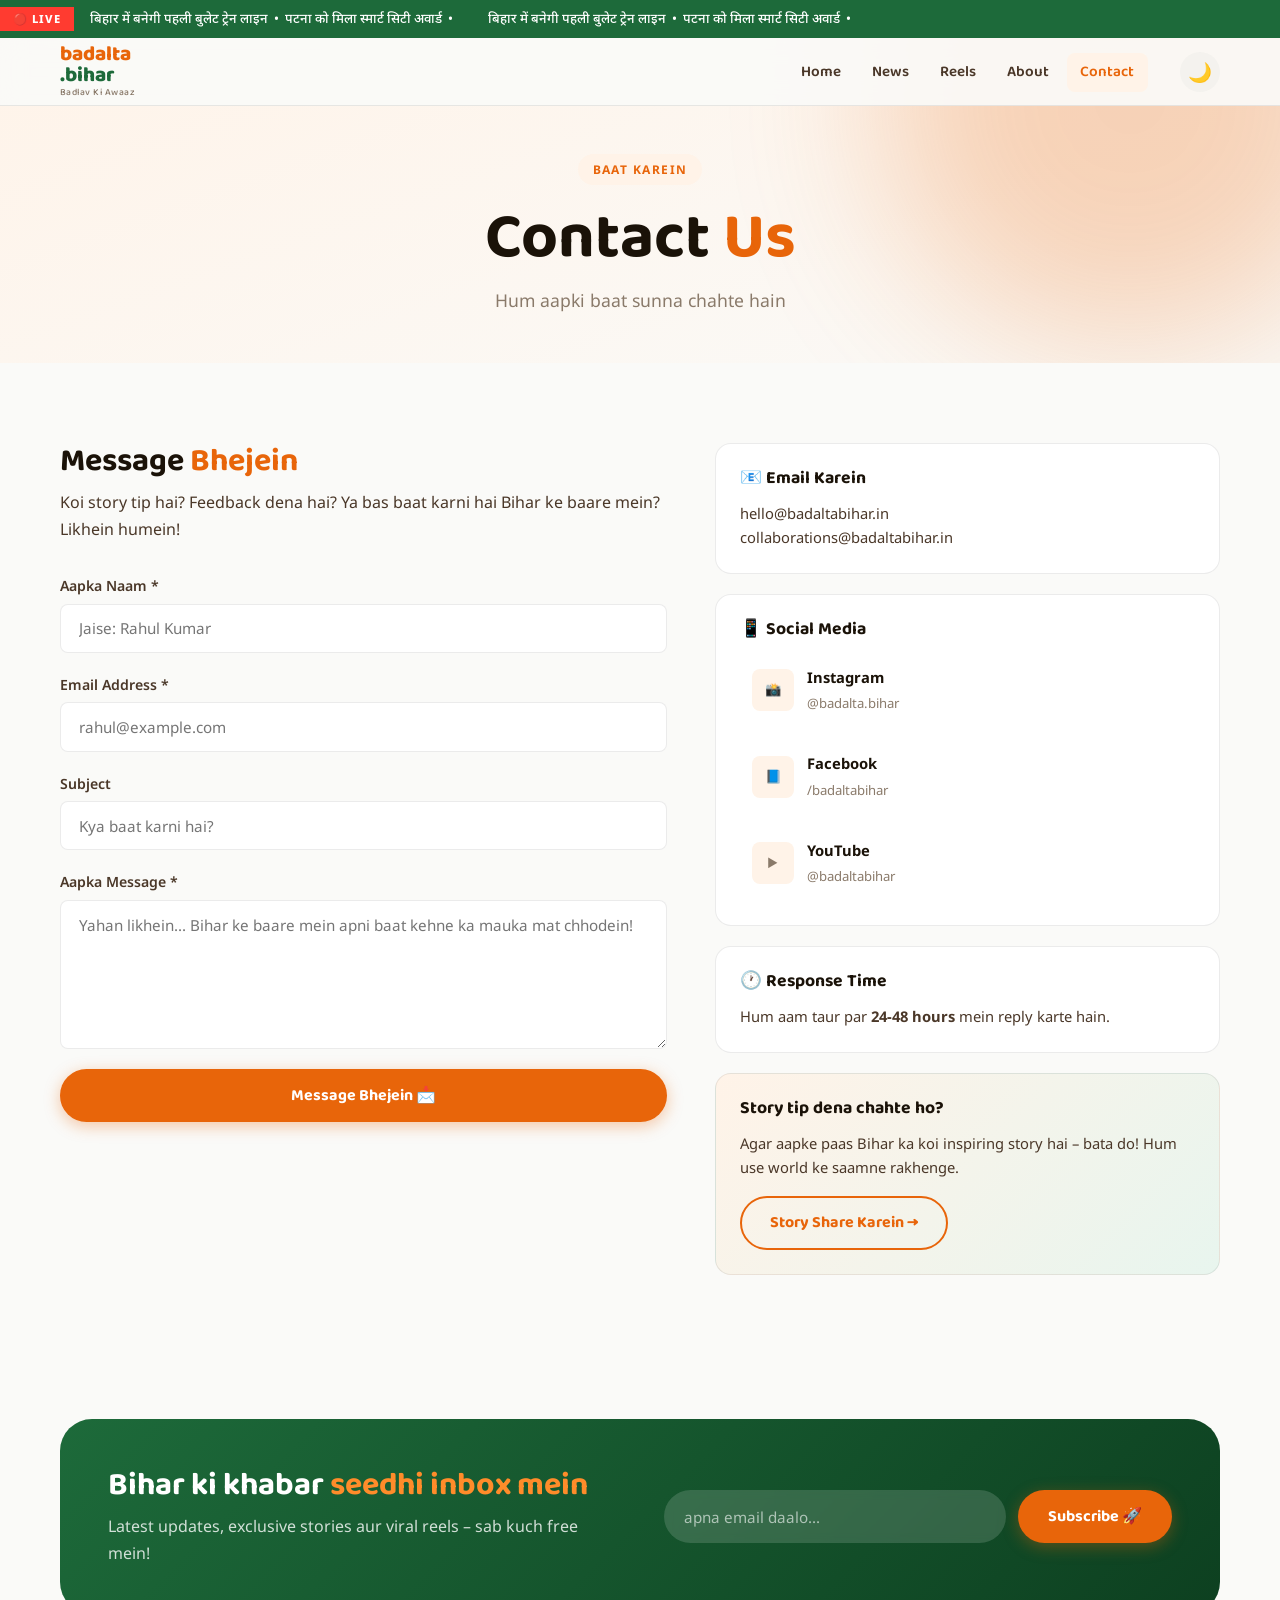
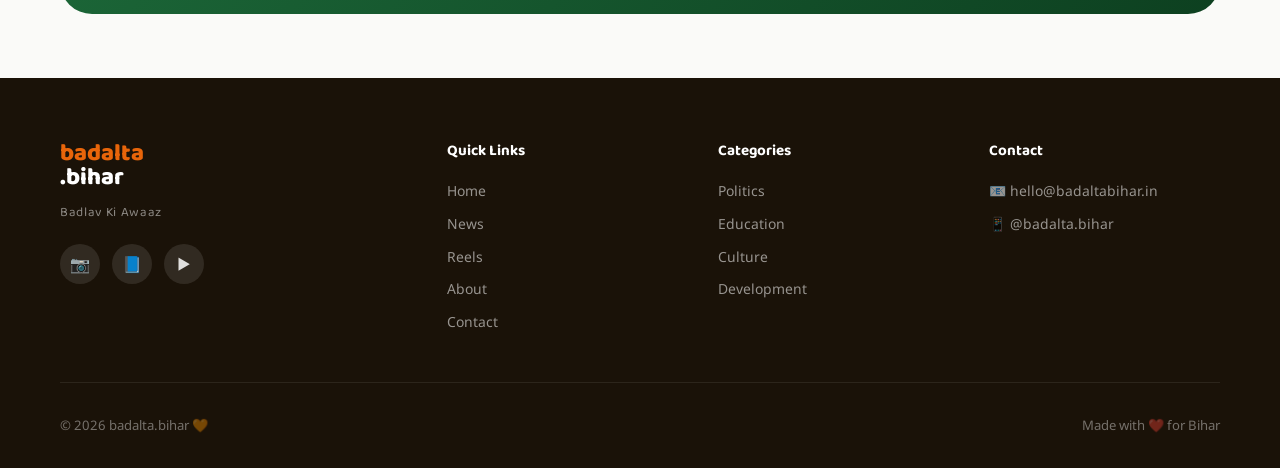
<file: contact.html>
<!DOCTYPE html>
<html lang="hi" data-theme="light">
<head>
  <meta charset="UTF-8" />
  <meta name="viewport" content="width=device-width, initial-scale=1.0" />
  <title>Contact – badalta.bihar</title>
  <link rel="stylesheet" href="style.css" />
  <link href="https://fonts.googleapis.com/css2?family=Baloo+2:wght@400;500;600;700;800&family=Noto+Sans:ital,wght@0,400;0,500;0,600;1,400&display=swap" rel="stylesheet" />
</head>
<body>
  <div class="ticker-wrap"><span class="ticker-label">🔴 LIVE</span><div class="ticker-track"><span class="ticker-content">बिहार में बनेगी पहली बुलेट ट्रेन लाइन &nbsp;•&nbsp; पटना को मिला स्मार्ट सिटी अवार्ड &nbsp;•&nbsp;</span><span class="ticker-content" aria-hidden="true">बिहार में बनेगी पहली बुलेट ट्रेन लाइन &nbsp;•&nbsp; पटना को मिला स्मार्ट सिटी अवार्ड &nbsp;•&nbsp;</span></div></div>
  <nav class="navbar" id="navbar">
    <div class="nav-inner">
      <a href="index.html" class="logo"><span class="logo-dot">badalta</span><span class="logo-main">.bihar</span><small class="tagline-nav">Badlav Ki Awaaz</small></a>
      <ul class="nav-links" id="navLinks"><li><a href="index.html">Home</a></li><li><a href="news.html">News</a></li><li><a href="reels.html">Reels</a></li><li><a href="about.html">About</a></li><li><a href="contact.html" class="active">Contact</a></li></ul>
      <div class="nav-actions"><button class="theme-toggle" id="themeToggle">🌙</button><button class="hamburger" id="hamburger"><span></span><span></span><span></span></button></div>
    </div>
  </nav>

  <section class="page-hero">
    <div class="blob blob-1"></div>
    <div class="container">
      <div class="section-badge">Baat Karein</div>
      <h1 class="page-hero-title">Contact <span class="accent">Us</span></h1>
      <p class="page-hero-sub">Hum aapki baat sunna chahte hain</p>
    </div>
  </section>

  <section class="section-gap">
    <div class="container">
      <div class="contact-grid">

        <!-- FORM -->
        <div class="contact-form-wrap">
          <h2 class="contact-form-title">Message <span class="accent">Bhejein</span></h2>
          <p>Koi story tip hai? Feedback dena hai? Ya bas baat karni hai Bihar ke baare mein? Likhein humein!</p>
          <form class="contact-form" id="contactForm">
            <div class="form-group">
              <label for="fname">Aapka Naam *</label>
              <input type="text" id="fname" placeholder="Jaise: Rahul Kumar" required />
            </div>
            <div class="form-group">
              <label for="femail">Email Address *</label>
              <input type="email" id="femail" placeholder="rahul@example.com" required />
            </div>
            <div class="form-group">
              <label for="fsubject">Subject</label>
              <input type="text" id="fsubject" placeholder="Kya baat karni hai?" />
            </div>
            <div class="form-group">
              <label for="fmessage">Aapka Message *</label>
              <textarea id="fmessage" rows="6" placeholder="Yahan likhein... Bihar ke baare mein apni baat kehne ka mauka mat chhodein!" required></textarea>
            </div>
            <button type="submit" class="btn btn-primary btn-full">Message Bhejein 📩</button>
            <div class="form-success" id="formSuccess">✅ Shukriya! Hum jald hi jawab denge.</div>
          </form>
        </div>

        <!-- INFO -->
        <div class="contact-info-wrap">
          <div class="contact-info-card">
            <h3>📧 Email Karein</h3>
            <p>hello@badaltabihar.in</p>
            <p>collaborations@badaltabihar.in</p>
          </div>
          <div class="contact-info-card">
            <h3>📱 Social Media</h3>
            <div class="contact-socials">
              <a href="#" class="contact-social-link">
                <span class="cs-icon">📸</span>
                <div>
                  <strong>Instagram</strong>
                  <span>@badalta.bihar</span>
                </div>
              </a>
              <a href="#" class="contact-social-link">
                <span class="cs-icon">📘</span>
                <div>
                  <strong>Facebook</strong>
                  <span>/badaltabihar</span>
                </div>
              </a>
              <a href="#" class="contact-social-link">
                <span class="cs-icon">▶</span>
                <div>
                  <strong>YouTube</strong>
                  <span>@badaltabihar</span>
                </div>
              </a>
            </div>
          </div>
          <div class="contact-info-card">
            <h3>🕐 Response Time</h3>
            <p>Hum aam taur par <strong>24-48 hours</strong> mein reply karte hain.</p>
          </div>
          <div class="contact-info-card contact-info-cta">
            <h3>Story tip dena chahte ho?</h3>
            <p>Agar aapke paas Bihar ka koi inspiring story hai – bata do! Hum use world ke saamne rakhenge.</p>
            <a href="mailto:stories@badaltabihar.in" class="btn btn-ghost" style="margin-top:1rem">Story Share Karein →</a>
          </div>
        </div>

      </div>
    </div>
  </section>

  <section class="newsletter-section section-gap">
    <div class="container">
      <div class="newsletter-box">
        <div class="nl-text">
          <h2>Bihar ki khabar <span class="accent">seedhi inbox mein</span></h2>
          <p>Latest updates, exclusive stories aur viral reels – sab kuch free mein!</p>
        </div>
        <form class="nl-form" id="nlForm">
          <input type="email" placeholder="apna email daalo..." required />
          <button type="submit" class="btn btn-primary">Subscribe 🚀</button>
        </form>
      </div>
    </div>
  </section>

  <footer class="footer">
    <div class="container">
      <div class="footer-grid">
        <div class="footer-brand"><a href="index.html" class="logo logo-footer"><span class="logo-dot">badalta</span><span class="logo-main">.bihar</span></a><p class="footer-tagline">Badlav Ki Awaaz</p><div class="social-links"><a href="#" class="social-btn">📷</a><a href="#" class="social-btn">📘</a><a href="#" class="social-btn">▶</a></div></div>
        <div class="footer-col"><h4>Quick Links</h4><ul><li><a href="index.html">Home</a></li><li><a href="news.html">News</a></li><li><a href="reels.html">Reels</a></li><li><a href="about.html">About</a></li><li><a href="contact.html">Contact</a></li></ul></div>
        <div class="footer-col"><h4>Categories</h4><ul><li><a href="#">Politics</a></li><li><a href="#">Education</a></li><li><a href="#">Culture</a></li><li><a href="#">Development</a></li></ul></div>
        <div class="footer-col"><h4>Contact</h4><ul><li>📧 hello@badaltabihar.in</li><li>📱 @badalta.bihar</li></ul></div>
      </div>
      <div class="footer-bottom"><p>© 2026 badalta.bihar 🧡</p><p>Made with ❤️ for Bihar</p></div>
    </div>
  </footer>
  <script src="script.js"></script>
</body>
</html>
</file>
<file: style.css>
/* ═══════════════════════════════════════════════════════ */
/*  badalta.bihar – style.css                             */
/*  Design: Bihar saffron/green editorial with bold type  */
/* ═══════════════════════════════════════════════════════ */

/* ── DESIGN TOKENS ──────────────────────────────────── */
:root {
  --saffron:       #E8650A;
  --saffron-light: #FF8C2A;
  --saffron-pale:  #FFF3E8;
  --green:         #1D6A3A;
  --green-light:   #27A05A;
  --green-pale:    #E8F5EE;
  --white:         #FFFFFF;
  --earth:         #8B5E3C;
  --earth-pale:    #F5EDE5;
  --bg:            #FAFAF8;
  --surface:       #FFFFFF;
  --surface-2:     #F4F2EE;
  --text-1:        #1A1208;
  --text-2:        #4A3728;
  --text-3:        #8A7A6A;
  --border:        rgba(0,0,0,0.08);
  --shadow-sm:     0 2px 8px rgba(0,0,0,0.07);
  --shadow-md:     0 6px 24px rgba(0,0,0,0.10);
  --shadow-lg:     0 16px 48px rgba(0,0,0,0.13);
  --radius-sm:     8px;
  --radius-md:     16px;
  --radius-lg:     24px;
  --radius-xl:     32px;
  --ticker-h:      38px;
  --nav-h:         68px;
  --font-display:  'Baloo 2', cursive;
  --font-body:     'Noto Sans', sans-serif;
  --transition:    0.25s cubic-bezier(0.4,0,0.2,1);
}

[data-theme="dark"] {
  --bg:        #0F0C08;
  --surface:   #1C1710;
  --surface-2: #251E14;
  --text-1:    #F5F0E8;
  --text-2:    #C5B89A;
  --text-3:    #7A6F5E;
  --border:    rgba(255,255,255,0.08);
  --shadow-sm: 0 2px 8px rgba(0,0,0,0.3);
  --shadow-md: 0 6px 24px rgba(0,0,0,0.4);
  --shadow-lg: 0 16px 48px rgba(0,0,0,0.5);
  --saffron-pale: #2A1800;
  --green-pale:   #001A0D;
  --earth-pale:   #1A0F07;
}

/* ── RESET ──────────────────────────────────────────── */
*, *::before, *::after { box-sizing: border-box; margin: 0; padding: 0; }
html { scroll-behavior: smooth; font-size: 16px; }
body {
  font-family: var(--font-body);
  background: var(--bg);
  color: var(--text-1);
  line-height: 1.65;
  transition: background var(--transition), color var(--transition);
  overflow-x: hidden;
}
img { max-width: 100%; display: block; object-fit: cover; }
a { text-decoration: none; color: inherit; }
ul { list-style: none; }
button { cursor: pointer; border: none; background: none; font-family: inherit; }
input, textarea { font-family: inherit; }

/* ── TYPOGRAPHY ──────────────────────────────────────── */
h1,h2,h3,h4 { font-family: var(--font-display); font-weight: 700; line-height: 1.2; }
.accent { color: var(--saffron); }

/* ── UTILITIES ───────────────────────────────────────── */
.container { width: 100%; max-width: 1200px; margin: 0 auto; padding: 0 1.25rem; }
.section-gap { padding: 5rem 0; }
.section-header { display: flex; align-items: baseline; justify-content: space-between; margin-bottom: 2.5rem; flex-wrap: wrap; gap: 0.5rem; }
.section-title { font-size: clamp(1.8rem, 4vw, 2.5rem); font-family: var(--font-display); }
.section-sub { color: var(--text-3); margin-top: 0.25rem; font-size: 1rem; }
.section-badge { display: inline-block; background: var(--saffron-pale); color: var(--saffron); font-size: 0.75rem; font-weight: 700; letter-spacing: 0.12em; text-transform: uppercase; padding: 0.35rem 0.9rem; border-radius: 50px; margin-bottom: 1rem; }
.see-all { color: var(--saffron); font-weight: 600; font-size: 0.9rem; transition: gap var(--transition); }
.see-all:hover { text-decoration: underline; }

/* ── BUTTONS ─────────────────────────────────────────── */
.btn {
  display: inline-flex; align-items: center; gap: 0.5rem;
  font-family: var(--font-display); font-weight: 700; font-size: 1rem;
  padding: 0.75rem 1.75rem; border-radius: 50px;
  transition: all var(--transition); cursor: pointer; border: 2px solid transparent;
}
.btn-primary {
  background: var(--saffron); color: #fff;
  box-shadow: 0 4px 16px rgba(232,101,10,0.35);
}
.btn-primary:hover { background: var(--saffron-light); transform: translateY(-2px); box-shadow: 0 8px 24px rgba(232,101,10,0.45); }
.btn-ghost {
  background: transparent; color: var(--saffron);
  border-color: var(--saffron);
}
.btn-ghost:hover { background: var(--saffron); color: #fff; }
.btn-sm { font-size: 0.85rem; padding: 0.5rem 1.1rem; }
.btn-full { width: 100%; justify-content: center; }

/* ── TICKER ──────────────────────────────────────────── */
.ticker-wrap {
  position: fixed; top: 0; left: 0; right: 0; z-index: 1000;
  background: var(--green); color: #fff;
  height: var(--ticker-h); display: flex; align-items: center;
  overflow: hidden;
}
.ticker-label {
  flex-shrink: 0; background: #FF3B30; font-size: 0.7rem; font-weight: 800;
  letter-spacing: 0.1em; padding: 0.2rem 0.8rem; margin-right: 1rem;
  animation: pulse-label 2s infinite;
}
@keyframes pulse-label { 0%,100%{opacity:1} 50%{opacity:.6} }
.ticker-track { flex: 1; overflow: hidden; display: flex; }
.ticker-content {
  white-space: nowrap; font-size: 0.82rem; font-weight: 500;
  animation: ticker-scroll 35s linear infinite;
  padding-right: 2rem;
}
@keyframes ticker-scroll { 0%{transform:translateX(0)} 100%{transform:translateX(-100%)} }

/* ── NAVBAR ──────────────────────────────────────────── */
.navbar {
  position: fixed; top: var(--ticker-h); left: 0; right: 0; z-index: 999;
  background: rgba(250,250,248,0.92); backdrop-filter: blur(12px);
  border-bottom: 1px solid var(--border); height: var(--nav-h);
  transition: all var(--transition);
}
[data-theme="dark"] .navbar { background: rgba(15,12,8,0.92); }
.navbar.scrolled { box-shadow: var(--shadow-md); }
.nav-inner {
  max-width: 1200px; margin: 0 auto; padding: 0 1.25rem;
  height: 100%; display: flex; align-items: center; gap: 2rem;
}
.logo {
  display: flex; flex-direction: column; line-height: 1;
  font-family: var(--font-display);
}
.logo-dot { color: var(--saffron); font-size: 1.3rem; font-weight: 800; }
.logo-main { color: var(--green); font-size: 1.3rem; font-weight: 800; }
.logo-footer .logo-dot, .logo-footer .logo-main { font-size: 1.5rem; }
.tagline-nav { color: var(--text-3); font-size: 0.6rem; font-weight: 500; letter-spacing: 0.05em; margin-top: 1px; }
.nav-links { display: flex; gap: 0.25rem; margin-left: auto; }
.nav-links a {
  font-family: var(--font-display); font-weight: 600; font-size: 0.95rem;
  color: var(--text-2); padding: 0.45rem 0.85rem; border-radius: var(--radius-sm);
  transition: all var(--transition);
}
.nav-links a:hover, .nav-links a.active {
  color: var(--saffron); background: var(--saffron-pale);
}
.nav-actions { display: flex; align-items: center; gap: 0.75rem; }
.theme-toggle {
  font-size: 1.2rem; padding: 0.4rem; border-radius: 50%;
  transition: all var(--transition); background: var(--surface-2);
  width: 40px; height: 40px; display: grid; place-items: center;
}
.theme-toggle:hover { background: var(--saffron-pale); }
.hamburger { display: none; flex-direction: column; gap: 5px; padding: 0.5rem; }
.hamburger span { width: 22px; height: 2px; background: var(--text-1); border-radius: 2px; transition: all var(--transition); display: block; }

/* ── HERO ─────────────────────────────────────────────── */
.hero {
  min-height: 100vh; display: flex; flex-direction: column;
  justify-content: center; align-items: center;
  padding-top: calc(var(--ticker-h) + var(--nav-h) + 2rem);
  padding-bottom: 4rem;
  position: relative; overflow: hidden;
  text-align: center;
  background: linear-gradient(160deg, var(--saffron-pale) 0%, var(--bg) 40%, var(--green-pale) 100%);
}
.hero-bg-art { position: absolute; inset: 0; pointer-events: none; }
.blob {
  position: absolute; border-radius: 50%; filter: blur(80px); opacity: 0.25;
  animation: blob-float 12s ease-in-out infinite;
}
.blob-1 { width: 500px; height: 500px; background: var(--saffron); top: -150px; right: -100px; animation-delay: 0s; }
.blob-2 { width: 400px; height: 400px; background: var(--green); bottom: -100px; left: -80px; animation-delay: -4s; }
.blob-3 { width: 300px; height: 300px; background: var(--earth); top: 50%; left: 50%; transform: translate(-50%,-50%); animation-delay: -8s; }
@keyframes blob-float { 0%,100%{transform:translate(0,0) scale(1)} 33%{transform:translate(30px,-30px) scale(1.05)} 66%{transform:translate(-20px,20px) scale(0.95)} }
.hero-inner { position: relative; z-index: 2; max-width: 800px; padding: 0 1.25rem; }
.hero-badge {
  display: inline-block; background: var(--green); color: #fff;
  font-size: 0.75rem; font-weight: 700; letter-spacing: 0.1em; text-transform: uppercase;
  padding: 0.4rem 1rem; border-radius: 50px; margin-bottom: 1.5rem;
  animation: fadeUp 0.6s ease calc(var(--d,0)*0.12s) both;
}
.hero-title {
  font-size: clamp(2.5rem, 8vw, 5.5rem);
  font-family: var(--font-display); font-weight: 800;
  line-height: 1.05; margin-bottom: 0.5rem; letter-spacing: -0.02em;
}
.hero-word { display: inline-block; animation: fadeUp 0.6s ease calc(var(--d,0)*0.15s) both; }
.hero-sub-line { font-size: clamp(1.2rem, 3vw, 1.8rem); color: var(--green); font-weight: 600; animation: fadeUp 0.6s ease calc(var(--d,0)*0.15s) both; }
.hero-desc {
  font-size: clamp(1rem, 2vw, 1.15rem); color: var(--text-2); margin: 1.5rem auto;
  max-width: 550px; animation: fadeUp 0.6s ease calc(var(--d,0)*0.15s) both;
}
.hero-cta { display: flex; gap: 1rem; justify-content: center; flex-wrap: wrap; animation: fadeUp 0.6s ease calc(var(--d,0)*0.15s) both; }
.hero-stats {
  display: flex; align-items: center; gap: 2rem; justify-content: center;
  margin-top: 3rem; animation: fadeUp 0.6s ease calc(var(--d,0)*0.15s) both;
}
.stat { text-align: center; }
.stat strong { display: block; font-size: 2rem; font-family: var(--font-display); color: var(--saffron); font-weight: 800; }
.stat span { font-size: 0.8rem; color: var(--text-3); text-transform: uppercase; letter-spacing: 0.08em; }
.stat-divider { width: 1px; height: 40px; background: var(--border); }
.hero-scroll-hint {
  position: absolute; bottom: 2rem; left: 50%; transform: translateX(-50%);
  display: flex; flex-direction: column; align-items: center; gap: 0.5rem;
  color: var(--text-3); font-size: 0.75rem; letter-spacing: 0.1em; text-transform: uppercase;
  animation: fadeUp 1s ease 1s both;
}
.scroll-arrow {
  width: 20px; height: 20px; border-right: 2px solid var(--saffron); border-bottom: 2px solid var(--saffron);
  transform: rotate(45deg); animation: scroll-bounce 1.5s ease-in-out infinite;
}
@keyframes scroll-bounce { 0%,100%{transform:rotate(45deg) translateY(0)} 50%{transform:rotate(45deg) translateY(6px)} }
@keyframes fadeUp { from{opacity:0;transform:translateY(24px)} to{opacity:1;transform:translateY(0)} }

/* ── CATEGORIES ──────────────────────────────────────── */
.cat-grid { display: grid; grid-template-columns: repeat(5,1fr); gap: 1rem; }
.cat-card {
  display: flex; flex-direction: column; align-items: center; gap: 0.5rem;
  padding: 1.75rem 1rem; border-radius: var(--radius-md); text-align: center;
  transition: all var(--transition); cursor: pointer; border: 2px solid transparent;
}
.cat-card:hover { transform: translateY(-6px); box-shadow: var(--shadow-md); }
.cat-icon { font-size: 2.2rem; }
.cat-card h3 { font-family: var(--font-display); font-weight: 700; font-size: 1rem; }
.cat-card span { font-size: 0.78rem; color: var(--text-3); }
.cat-politics  { background: #FFF5F5; } .cat-politics:hover  { border-color: #FF6B6B; }
.cat-education { background: #F0F7FF; } .cat-education:hover { border-color: #4A90E2; }
.cat-culture   { background: #FFF8F0; } .cat-culture:hover   { border-color: var(--saffron); }
.cat-development { background: var(--green-pale); } .cat-development:hover { border-color: var(--green); }
.cat-local     { background: var(--earth-pale); } .cat-local:hover     { border-color: var(--earth); }
[data-theme="dark"] .cat-politics  { background: #2A0808; }
[data-theme="dark"] .cat-education { background: #080E2A; }
[data-theme="dark"] .cat-culture   { background: #2A1400; }
[data-theme="dark"] .cat-development { background: var(--green-pale); }
[data-theme="dark"] .cat-local     { background: var(--earth-pale); }

/* ── FEATURED NEWS ───────────────────────────────────── */
.news-grid {
  display: grid;
  grid-template-columns: 1.6fr 1fr;
  grid-template-rows: auto auto;
  gap: 1.5rem;
}
.news-card--featured { grid-row: span 2; }
.news-card {
  background: var(--surface); border-radius: var(--radius-md);
  overflow: hidden; border: 1px solid var(--border);
  transition: all var(--transition); display: flex; flex-direction: column;
}
.news-card:hover { transform: translateY(-4px); box-shadow: var(--shadow-md); }
.news-img { position: relative; overflow: hidden; }
.news-img img { width: 100%; height: 240px; transition: transform 0.4s ease; }
.news-card--featured .news-img img { height: 380px; }
.news-card:hover .news-img img { transform: scale(1.05); }
.news-tag {
  position: absolute; top: 0.75rem; left: 0.75rem;
  font-size: 0.72rem; font-weight: 700; letter-spacing: 0.06em; text-transform: uppercase;
  padding: 0.3rem 0.75rem; border-radius: 50px;
}
.tag-development { background: var(--green); color: #fff; }
.tag-education   { background: #4A90E2; color: #fff; }
.tag-culture     { background: var(--saffron); color: #fff; }
.tag-politics    { background: #E53E3E; color: #fff; }
.tag-local       { background: var(--earth); color: #fff; }
.news-body { padding: 1.25rem; flex: 1; display: flex; flex-direction: column; gap: 0.5rem; }
.news-date { font-size: 0.78rem; color: var(--text-3); }
.news-title { font-family: var(--font-display); font-size: 1.05rem; font-weight: 700; line-height: 1.35; }
.news-card--featured .news-title { font-size: 1.4rem; }
.news-excerpt { font-size: 0.9rem; color: var(--text-2); flex: 1; }
.news-read-more {
  display: inline-flex; align-items: center; gap: 0.3rem; color: var(--saffron);
  font-weight: 700; font-size: 0.88rem; margin-top: auto; padding-top: 0.5rem;
  transition: gap var(--transition);
}
.news-read-more:hover { gap: 0.6rem; }

/* ── REELS ────────────────────────────────────────────── */
.reels-grid { display: grid; grid-template-columns: repeat(3,1fr); gap: 1rem; }
.reels-page-grid { display: grid; grid-template-columns: repeat(3,1fr); gap: 1.5rem; }
.reel-card { cursor: pointer; }
.reel-thumb {
  position: relative; border-radius: var(--radius-md); overflow: hidden;
  aspect-ratio: 9/16; max-height: 380px;
  background: var(--surface-2);
}
.reel-card-lg .reel-thumb { max-height: none; aspect-ratio: 9/14; }
.reel-thumb img { width: 100%; height: 100%; object-fit: cover; transition: transform 0.4s ease; }
.reel-card:hover .reel-thumb img { transform: scale(1.06); }
.reel-overlay {
  position: absolute; inset: 0; background: rgba(0,0,0,0.3);
  display: grid; place-items: center; opacity: 0; transition: opacity var(--transition);
}
.reel-card:hover .reel-overlay { opacity: 1; }
.play-btn {
  width: 56px; height: 56px; background: rgba(255,255,255,0.95); border-radius: 50%;
  display: grid; place-items: center; font-size: 1.2rem; color: var(--saffron);
  transition: transform var(--transition);
}
.play-btn:hover { transform: scale(1.1); }
.reel-views {
  position: absolute; top: 0.75rem; right: 0.75rem;
  background: rgba(0,0,0,0.6); color: #fff;
  font-size: 0.72rem; padding: 0.25rem 0.6rem; border-radius: 50px; backdrop-filter: blur(4px);
}
.reel-duration {
  position: absolute; bottom: 0.75rem; right: 0.75rem;
  background: rgba(0,0,0,0.6); color: #fff;
  font-size: 0.72rem; padding: 0.25rem 0.6rem; border-radius: 50px;
}
.reel-caption { font-size: 0.82rem; color: var(--text-2); margin-top: 0.6rem; line-height: 1.4; }

/* ── ABOUT PREVIEW ─────────────────────────────────── */
.about-grid { display: grid; grid-template-columns: 1fr 1fr; gap: 4rem; align-items: center; }
.about-text p { color: var(--text-2); margin-bottom: 1rem; }
.about-pills { display: flex; gap: 0.75rem; flex-wrap: wrap; margin-top: 1rem; }
.about-pills span {
  background: var(--surface-2); color: var(--text-1);
  font-size: 0.82rem; font-weight: 600; padding: 0.4rem 1rem; border-radius: 50px;
  border: 1px solid var(--border);
}
.about-card-stack { position: relative; height: 320px; }
.acard {
  position: absolute; background: var(--surface); border-radius: var(--radius-md);
  padding: 1.5rem; border: 1px solid var(--border); box-shadow: var(--shadow-sm);
  width: 220px; transition: transform var(--transition);
}
.acard:hover { transform: translateY(-4px) scale(1.02); }
.acard-icon { font-size: 2rem; margin-bottom: 0.5rem; }
.acard h4 { font-family: var(--font-display); font-size: 1rem; font-weight: 700; }
.acard p { font-size: 0.82rem; color: var(--text-3); margin-top: 0.25rem; }
.acard-1 { top: 0; left: 0; transform: rotate(-3deg); }
.acard-2 { top: 60px; right: 0; transform: rotate(2deg); }
.acard-3 { bottom: 0; left: 40px; transform: rotate(-1deg); }

/* ── NEWSLETTER ──────────────────────────────────────── */
.newsletter-section { padding: 4rem 0; }
.newsletter-box {
  background: linear-gradient(135deg, var(--green) 0%, #0D4020 100%);
  border-radius: var(--radius-xl); padding: 3rem; color: #fff;
  display: flex; align-items: center; gap: 3rem; flex-wrap: wrap;
}
.nl-text { flex: 1; }
.nl-text h2 { font-family: var(--font-display); font-size: clamp(1.4rem,3vw,2rem); font-weight: 700; color: #fff; }
.nl-text .accent { color: var(--saffron-light); }
.nl-text p { color: rgba(255,255,255,0.8); margin-top: 0.5rem; }
.nl-form { display: flex; gap: 0.75rem; flex-wrap: wrap; flex: 1; min-width: 280px; }
.nl-form input {
  flex: 1; min-width: 200px; padding: 0.85rem 1.25rem;
  border-radius: 50px; border: none; outline: none;
  font-size: 0.95rem; background: rgba(255,255,255,0.15);
  color: #fff; backdrop-filter: blur(4px);
}
.nl-form input::placeholder { color: rgba(255,255,255,0.6); }
.nl-form input:focus { background: rgba(255,255,255,0.25); }

/* ── PAGE HERO ───────────────────────────────────────── */
.page-hero {
  padding-top: calc(var(--ticker-h) + var(--nav-h) + 3rem);
  padding-bottom: 3rem; text-align: center;
  background: linear-gradient(160deg, var(--saffron-pale), var(--bg));
  position: relative; overflow: hidden;
}
.page-hero-title { font-size: clamp(2.5rem,6vw,4rem); font-family: var(--font-display); }
.page-hero-sub { color: var(--text-3); margin-top: 0.5rem; font-size: 1.1rem; }

/* ── NEWS PAGE ───────────────────────────────────────── */
.news-toolbar { display: flex; gap: 1.25rem; align-items: center; flex-wrap: wrap; padding-bottom: 2.5rem; }
.search-wrap { position: relative; }
.search-icon { position: absolute; left: 1rem; top: 50%; transform: translateY(-50%); pointer-events: none; }
.search-input {
  padding: 0.75rem 1.25rem 0.75rem 2.75rem; border-radius: 50px;
  border: 1.5px solid var(--border); background: var(--surface); color: var(--text-1);
  font-size: 0.95rem; width: 280px; outline: none; transition: all var(--transition);
}
.search-input:focus { border-color: var(--saffron); box-shadow: 0 0 0 3px rgba(232,101,10,0.12); }
.filter-tabs { display: flex; gap: 0.5rem; flex-wrap: wrap; }
.filter-btn {
  padding: 0.5rem 1.1rem; border-radius: 50px; font-family: var(--font-display);
  font-weight: 600; font-size: 0.85rem; color: var(--text-2);
  background: var(--surface); border: 1.5px solid var(--border);
  transition: all var(--transition);
}
.filter-btn:hover, .filter-btn.active {
  background: var(--saffron); color: #fff; border-color: var(--saffron);
}
.news-list-grid { display: grid; grid-template-columns: 1fr 1fr; gap: 1.75rem; }
.news-list-card {
  display: flex; gap: 1.25rem; background: var(--surface);
  border-radius: var(--radius-md); overflow: hidden;
  border: 1px solid var(--border); transition: all var(--transition);
}
.news-list-card:hover { transform: translateY(-3px); box-shadow: var(--shadow-md); }
.news-list-img { flex-shrink: 0; width: 160px; position: relative; overflow: hidden; }
.news-list-img img { width: 100%; height: 100%; object-fit: cover; transition: transform 0.4s ease; }
.news-list-card:hover .news-list-img img { transform: scale(1.05); }
.news-list-body { flex: 1; padding: 1.25rem 1.25rem 1.25rem 0; display: flex; flex-direction: column; gap: 0.5rem; }
.news-list-body time { font-size: 0.75rem; color: var(--text-3); }
.news-list-body h3 { font-family: var(--font-display); font-size: 1rem; font-weight: 700; line-height: 1.35; }
.news-list-body p { font-size: 0.85rem; color: var(--text-2); flex: 1; }
.news-list-footer { display: flex; align-items: center; justify-content: space-between; margin-top: auto; padding-top: 0.5rem; }
.share-btns { display: flex; gap: 0.4rem; }
.share-btn {
  font-size: 1rem; padding: 0.3rem; border-radius: var(--radius-sm);
  transition: all var(--transition); opacity: 0.6;
}
.share-btn:hover { opacity: 1; background: var(--surface-2); }
.no-results { text-align: center; padding: 4rem; color: var(--text-3); font-size: 1.1rem; }

/* ── ABOUT PAGE ──────────────────────────────────────── */
.about-full-grid { display: grid; grid-template-columns: 1fr 1fr; gap: 4rem; align-items: center; }
.about-full-img { position: relative; border-radius: var(--radius-lg); overflow: hidden; }
.about-full-img img { width: 100%; height: 450px; }
.img-badge {
  position: absolute; bottom: 1.5rem; left: 1.5rem;
  background: var(--saffron); color: #fff; font-family: var(--font-display);
  font-weight: 700; padding: 0.5rem 1.25rem; border-radius: 50px; font-size: 0.9rem;
}
.about-full-text h2 { font-size: 2.2rem; margin-bottom: 1rem; }
.about-full-text p { color: var(--text-2); margin-bottom: 1rem; }

.mv-grid { display: grid; grid-template-columns: repeat(3,1fr); gap: 1.5rem; }
.mv-card {
  padding: 2rem; border-radius: var(--radius-md);
  border: 1px solid var(--border); background: var(--surface);
  transition: all var(--transition);
}
.mv-card:hover { transform: translateY(-4px); box-shadow: var(--shadow-md); }
.mv-section { background: var(--saffron-pale); }
[data-theme="dark"] .mv-section { background: var(--saffron-pale); }
.mv-icon { font-size: 2.5rem; margin-bottom: 1rem; }
.mv-card h3 { font-family: var(--font-display); font-size: 1.3rem; margin-bottom: 0.75rem; }
.mv-card p { color: var(--text-2); font-size: 0.92rem; }
.mv-card ul { list-style: none; display: flex; flex-direction: column; gap: 0.4rem; }
.mv-card li { color: var(--text-2); font-size: 0.92rem; }

.creator-section { background: var(--green-pale); }
.creator-card {
  display: flex; gap: 2.5rem; align-items: flex-start;
  background: var(--surface); border-radius: var(--radius-lg);
  padding: 2.5rem; border: 1px solid var(--border); max-width: 860px; margin: 0 auto;
}
.creator-avatar { flex-shrink: 0; }
.creator-avatar img { width: 160px; height: 160px; border-radius: 50%; object-fit: cover; border: 4px solid var(--saffron); }
.creator-text h3 { font-family: var(--font-display); font-size: 1.6rem; }
.creator-role { display: block; color: var(--saffron); font-weight: 600; font-size: 0.9rem; margin-bottom: 1rem; }
.creator-text p { color: var(--text-2); margin-bottom: 0.75rem; font-size: 0.95rem; }
.creator-social { display: flex; gap: 1rem; flex-wrap: wrap; margin-top: 1rem; }
.creator-social a { color: var(--saffron); font-weight: 600; font-size: 0.9rem; }

/* Two-founder layout */
.founders-grid { display: grid; grid-template-columns: 1fr 1fr; gap: 2rem; }
@media (max-width: 860px) { .founders-grid { grid-template-columns: 1fr; } }

.why-timeline { max-width: 700px; margin: 0 auto; display: flex; flex-direction: column; gap: 0; }
.why-item { display: flex; gap: 1.5rem; padding-bottom: 2.5rem; position: relative; }
.why-item::before { content:''; position:absolute; left:32px; top:48px; bottom:0; width:2px; background: var(--border); }
.why-item:last-child::before { display:none; }
.why-dot {
  flex-shrink: 0; width: 64px; height: 64px; border-radius: 50%;
  background: var(--saffron); color: #fff; font-family: var(--font-display);
  font-weight: 700; font-size: 0.72rem; display: grid; place-items: center; text-align: center;
  z-index: 1; line-height: 1.2; padding: 0.5rem;
}
.why-text h4 { font-family: var(--font-display); font-size: 1.1rem; margin-bottom: 0.5rem; }
.why-text p { color: var(--text-2); font-size: 0.92rem; }

/* ── CONTACT PAGE ────────────────────────────────────── */
.contact-grid { display: grid; grid-template-columns: 1.2fr 1fr; gap: 3rem; }
.contact-form-title { font-size: 2rem; margin-bottom: 0.5rem; }
.contact-form-wrap > p { color: var(--text-2); margin-bottom: 2rem; }
.contact-form { display: flex; flex-direction: column; gap: 1.25rem; }
.form-group { display: flex; flex-direction: column; gap: 0.4rem; }
.form-group label { font-weight: 600; font-size: 0.88rem; color: var(--text-2); }
.form-group input, .form-group textarea {
  padding: 0.85rem 1.1rem; border-radius: var(--radius-sm);
  border: 1.5px solid var(--border); background: var(--surface);
  color: var(--text-1); font-size: 0.95rem; outline: none;
  transition: all var(--transition); resize: vertical;
}
.form-group input:focus, .form-group textarea:focus {
  border-color: var(--saffron); box-shadow: 0 0 0 3px rgba(232,101,10,0.12);
}
.form-success {
  display: none; background: var(--green-pale); color: var(--green);
  border-radius: var(--radius-sm); padding: 0.85rem 1.1rem;
  font-weight: 600; border: 1px solid var(--green);
}
.contact-info-wrap { display: flex; flex-direction: column; gap: 1.25rem; }
.contact-info-card {
  background: var(--surface); border-radius: var(--radius-md);
  padding: 1.5rem; border: 1px solid var(--border);
}
.contact-info-card h3 { font-family: var(--font-display); font-size: 1.1rem; margin-bottom: 0.75rem; }
.contact-info-card p { color: var(--text-2); font-size: 0.92rem; }
.contact-socials { display: flex; flex-direction: column; gap: 0.75rem; }
.contact-social-link {
  display: flex; align-items: center; gap: 0.85rem;
  padding: 0.75rem; border-radius: var(--radius-sm);
  transition: background var(--transition);
}
.contact-social-link:hover { background: var(--surface-2); }
.cs-icon { font-size: 1.5rem; width: 42px; height: 42px; display: grid; place-items: center; background: var(--saffron-pale); border-radius: var(--radius-sm); }
.contact-social-link strong { display: block; font-weight: 700; font-size: 0.92rem; }
.contact-social-link span { font-size: 0.82rem; color: var(--text-3); }
.contact-info-cta { background: linear-gradient(135deg, var(--saffron-pale), var(--green-pale)); }

/* ── FOOTER ──────────────────────────────────────────── */
.footer { background: var(--text-1); color: rgba(255,255,255,0.85); padding: 4rem 0 2rem; }
[data-theme="dark"] .footer { background: #080604; }
.footer-grid { display: grid; grid-template-columns: 1.5fr 1fr 1fr 1fr; gap: 2.5rem; margin-bottom: 3rem; }
.footer-brand { display: flex; flex-direction: column; gap: 0.75rem; }
.footer-brand .logo-dot { color: var(--saffron); }
.footer-brand .logo-main { color: #fff; }
.footer-tagline { font-family: var(--font-display); font-size: 0.82rem; color: rgba(255,255,255,0.5); letter-spacing: 0.05em; }
.footer-desc { font-size: 0.87rem; color: rgba(255,255,255,0.55); line-height: 1.6; }
.social-links { display: flex; gap: 0.75rem; margin-top: 0.5rem; }
.social-btn {
  width: 40px; height: 40px; border-radius: 50%;
  background: rgba(255,255,255,0.1); display: grid; place-items: center;
  font-size: 1rem; transition: all var(--transition);
}
.social-btn:hover { background: var(--saffron); transform: translateY(-2px); }
.social-btn svg { width: 18px; height: 18px; }
.footer-col h4 { font-family: var(--font-display); font-size: 0.95rem; font-weight: 700; color: #fff; margin-bottom: 1.25rem; }
.footer-col ul { display: flex; flex-direction: column; gap: 0.6rem; }
.footer-col li, .footer-col a { font-size: 0.87rem; color: rgba(255,255,255,0.55); transition: color var(--transition); }
.footer-col a:hover { color: var(--saffron); }
.footer-bottom {
  border-top: 1px solid rgba(255,255,255,0.08); padding-top: 2rem;
  display: flex; align-items: center; justify-content: space-between; flex-wrap: wrap; gap: 0.5rem;
}
.footer-bottom p { font-size: 0.82rem; color: rgba(255,255,255,0.4); }

/* ── VIDEO MODAL ─────────────────────────────────────── */
.video-modal {
  position: fixed; inset: 0; z-index: 9999;
  display: none; align-items: center; justify-content: center;
}
.video-modal.active { display: flex; }
.modal-overlay { position: absolute; inset: 0; background: rgba(0,0,0,0.85); backdrop-filter: blur(4px); }
.modal-content {
  position: relative; z-index: 1; background: var(--surface);
  border-radius: var(--radius-xl); padding: 2.5rem; max-width: 480px; width: 90%;
  animation: modal-in 0.3s ease;
}
@keyframes modal-in { from{opacity:0;transform:scale(0.92)} to{opacity:1;transform:scale(1)} }
.modal-close {
  position: absolute; top: 1rem; right: 1rem; width: 36px; height: 36px;
  border-radius: 50%; background: var(--surface-2); font-size: 1rem;
  display: grid; place-items: center; transition: all var(--transition);
}
.modal-close:hover { background: #FF3B30; color: #fff; }
.modal-video-placeholder {
  aspect-ratio: 9/16; max-height: 480px; background: linear-gradient(135deg,#1a0a00,#002a10);
  border-radius: var(--radius-md); display: flex; flex-direction: column;
  align-items: center; justify-content: center; gap: 1.5rem; color: #fff;
}
.play-pulse {
  width: 80px; height: 80px; border-radius: 50%;
  background: var(--saffron); display: grid; place-items: center; font-size: 2rem;
  animation: play-pulse-anim 2s ease-in-out infinite;
}
@keyframes play-pulse-anim { 0%,100%{box-shadow:0 0 0 0 rgba(232,101,10,0.5)} 50%{box-shadow:0 0 0 20px rgba(232,101,10,0)} }
#modalCaption { color: rgba(255,255,255,0.8); font-size: 0.88rem; text-align: center; padding: 0 1rem; }

/* ── RESPONSIVE ──────────────────────────────────────── */
@media (max-width: 1024px) {
  .cat-grid { grid-template-columns: repeat(3,1fr); }
  .cat-card:nth-child(4), .cat-card:nth-child(5) { grid-column: span 1; }
  .news-grid { grid-template-columns: 1fr; }
  .news-card--featured { grid-row: span 1; }
  .about-grid { grid-template-columns: 1fr; }
  .about-full-grid { grid-template-columns: 1fr; }
  .footer-grid { grid-template-columns: 1fr 1fr; }
}

@media (max-width: 768px) {
  .section-gap { padding: 3rem 0; }
  .cat-grid { grid-template-columns: repeat(2,1fr); }
  .cat-card:last-child { grid-column: span 2; }
  .nav-links { display: none; flex-direction: column; position: fixed; top: calc(var(--ticker-h) + var(--nav-h)); left: 0; right: 0; background: var(--surface); padding: 1.5rem; gap: 0.25rem; border-bottom: 1px solid var(--border); box-shadow: var(--shadow-md); }
  .nav-links.open { display: flex; }
  .nav-links a { padding: 0.75rem 1rem; border-radius: var(--radius-sm); }
  .hamburger { display: flex; }
  .hamburger.open span:nth-child(1) { transform: rotate(45deg) translate(5px,5px); }
  .hamburger.open span:nth-child(2) { opacity: 0; }
  .hamburger.open span:nth-child(3) { transform: rotate(-45deg) translate(5px,-5px); }
  .reels-grid, .reels-page-grid { grid-template-columns: repeat(2,1fr); }
  .news-list-grid { grid-template-columns: 1fr; }
  .news-list-card { flex-direction: column; }
  .news-list-img { width: 100%; height: 180px; }
  .news-list-body { padding: 1rem; }
  .mv-grid { grid-template-columns: 1fr; }
  .about-full-img img { height: 260px; }
  .creator-card { flex-direction: column; }
  .creator-avatar img { width: 100px; height: 100px; }
  .contact-grid { grid-template-columns: 1fr; }
  .footer-grid { grid-template-columns: 1fr; }
  .newsletter-box { flex-direction: column; gap: 1.5rem; padding: 2rem; }
  .hero-stats { gap: 1rem; }
}

@media (max-width: 480px) {
  .cat-grid { grid-template-columns: repeat(2,1fr); }
  .cat-card:last-child { grid-column: span 1; }
  .reels-grid, .reels-page-grid { grid-template-columns: 1fr 1fr; }
  .hero-cta { flex-direction: column; align-items: center; }
  .filter-tabs { overflow-x: auto; flex-wrap: nowrap; padding-bottom: 0.5rem; }
  .news-toolbar { flex-direction: column; align-items: stretch; }
  .search-input { width: 100%; }
}

/* ── SCROLL FADE-IN ──────────────────────────────────── */
.reveal {
  opacity: 0; transform: translateY(30px); transition: opacity 0.6s ease, transform 0.6s ease;
}
.reveal.visible { opacity: 1; transform: translateY(0); }
</file>
